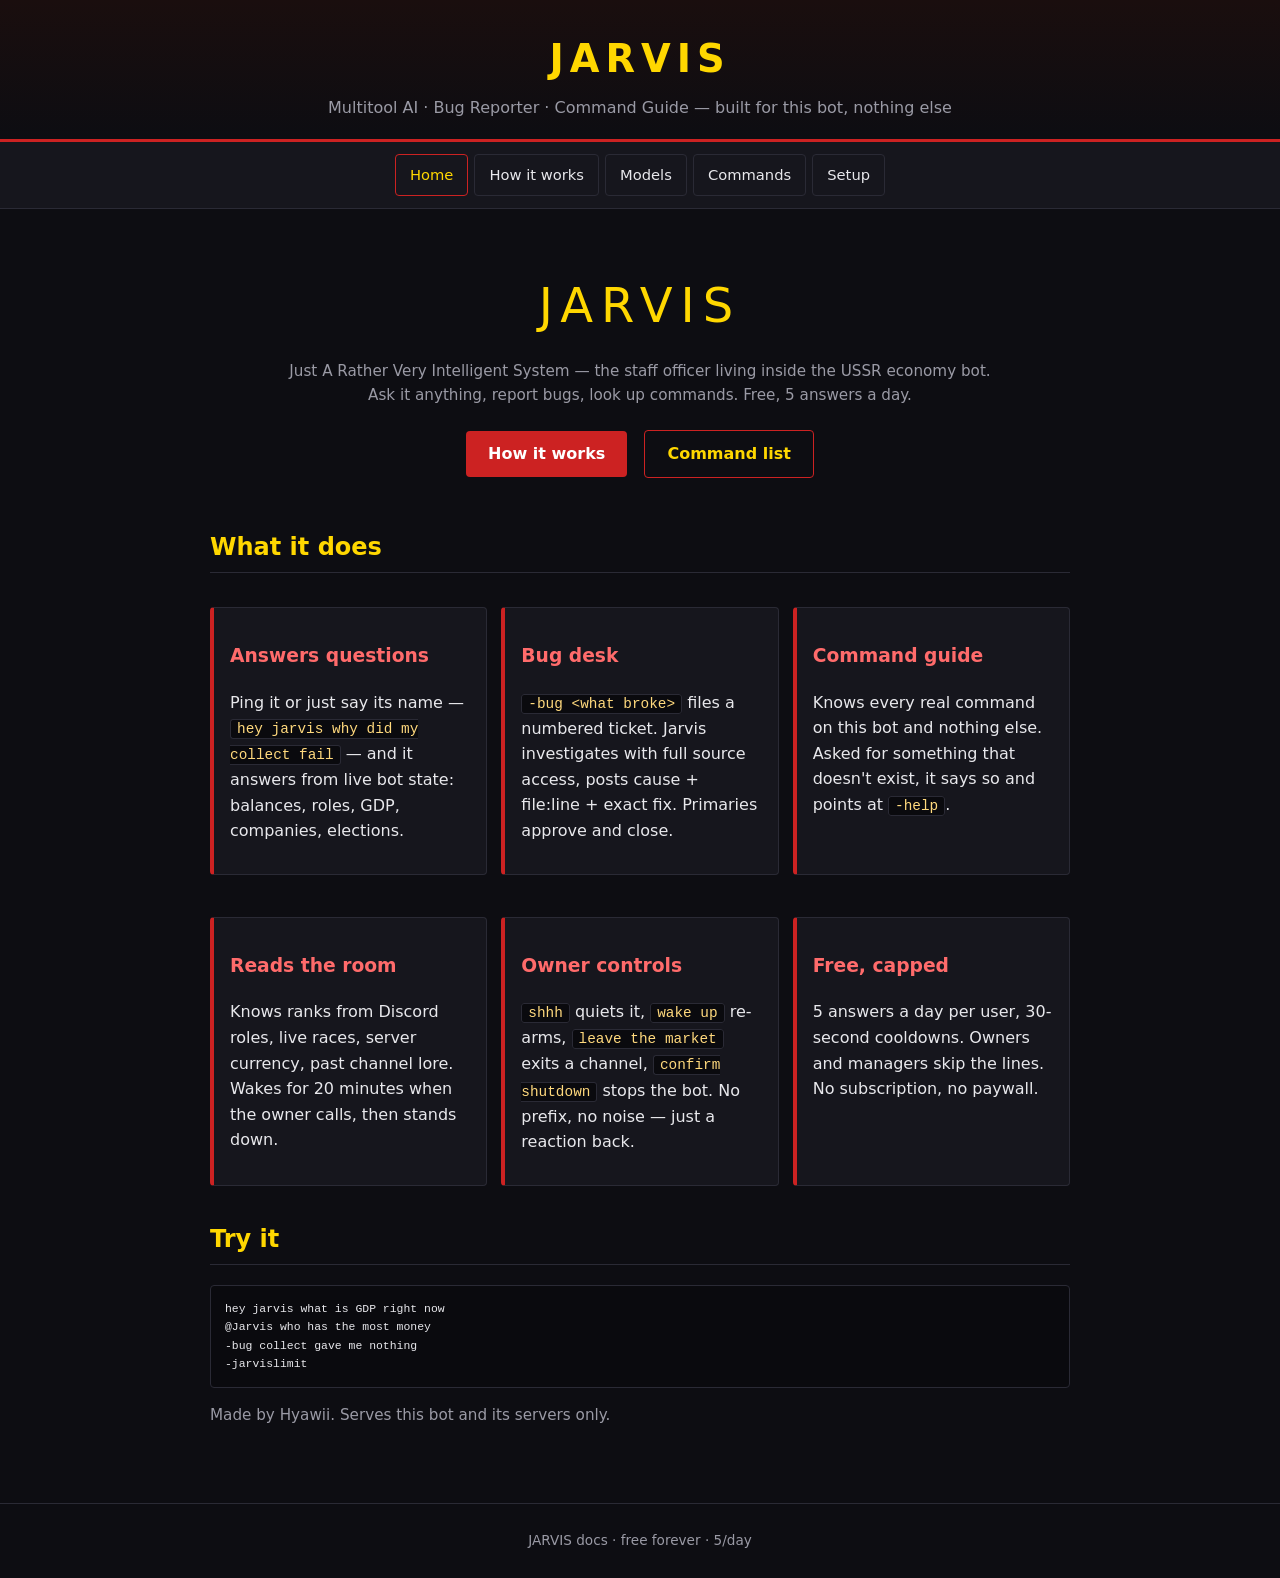
<file: index.html>
<!DOCTYPE html>
<html lang="en">
<head>
<meta charset="utf-8">
<meta name="viewport" content="width=device-width, initial-scale=1">
<title>JARVIS — Server AI for the USSR Economy Bot</title>
<link rel="stylesheet" href="style.css">
</head>
<body>
<header class="top">
  <h1>JARVIS</h1>
  <p>Multitool AI · Bug Reporter · Command Guide — built for this bot, nothing else</p>
</header>
<nav>
  <a href="index.html" class="on">Home</a>
  <a href="how-it-works.html">How it works</a>
  <a href="models.html">Models</a>
  <a href="commands.html">Commands</a>
  <a href="setup.html">Setup</a>
</nav>
<main>
  <div class="hero">
    <p class="big">JARVIS</p>
    <p class="kicker">Just A Rather Very Intelligent System — the staff officer living inside the USSR economy bot.<br>
    Ask it anything, report bugs, look up commands. Free, 5 answers a day.</p>
    <a class="btn" href="how-it-works.html">How it works</a>
    <a class="btn ghost" href="commands.html">Command list</a>
  </div>

  <h2>What it does</h2>
  <div class="grid">
    <div class="card"><h3>Answers questions</h3><p>Ping it or just say its name — <span class="cmd">hey jarvis why did my collect fail</span> — and it answers from live bot state: balances, roles, GDP, companies, elections.</p></div>
    <div class="card"><h3>Bug desk</h3><p><span class="cmd">-bug &lt;what broke&gt;</span> files a numbered ticket. Jarvis investigates with full source access, posts cause + file:line + exact fix. Primaries approve and close.</p></div>
    <div class="card"><h3>Command guide</h3><p>Knows every real command on this bot and nothing else. Asked for something that doesn't exist, it says so and points at <span class="cmd">-help</span>.</p></div>
    <div class="card"><h3>Reads the room</h3><p>Knows ranks from Discord roles, live races, server currency, past channel lore. Wakes for 20 minutes when the owner calls, then stands down.</p></div>
    <div class="card"><h3>Owner controls</h3><p><span class="cmd">shhh</span> quiets it, <span class="cmd">wake up</span> re-arms, <span class="cmd">leave the market</span> exits a channel, <span class="cmd">confirm shutdown</span> stops the bot. No prefix, no noise — just a reaction back.</p></div>
    <div class="card"><h3>Free, capped</h3><p>5 answers a day per user, 30-second cooldowns. Owners and managers skip the lines. No subscription, no paywall.</p></div>
  </div>

  <h2>Try it</h2>
  <pre>hey jarvis what is GDP right now
@Jarvis who has the most money
-bug collect gave me nothing
-jarvislimit</pre>
  <p class="kicker">Made by Hyawii. Serves this bot and its servers only.</p>
</main>
<footer>JARVIS docs · free forever · 5/day</footer>
</body>
</html>
</file>
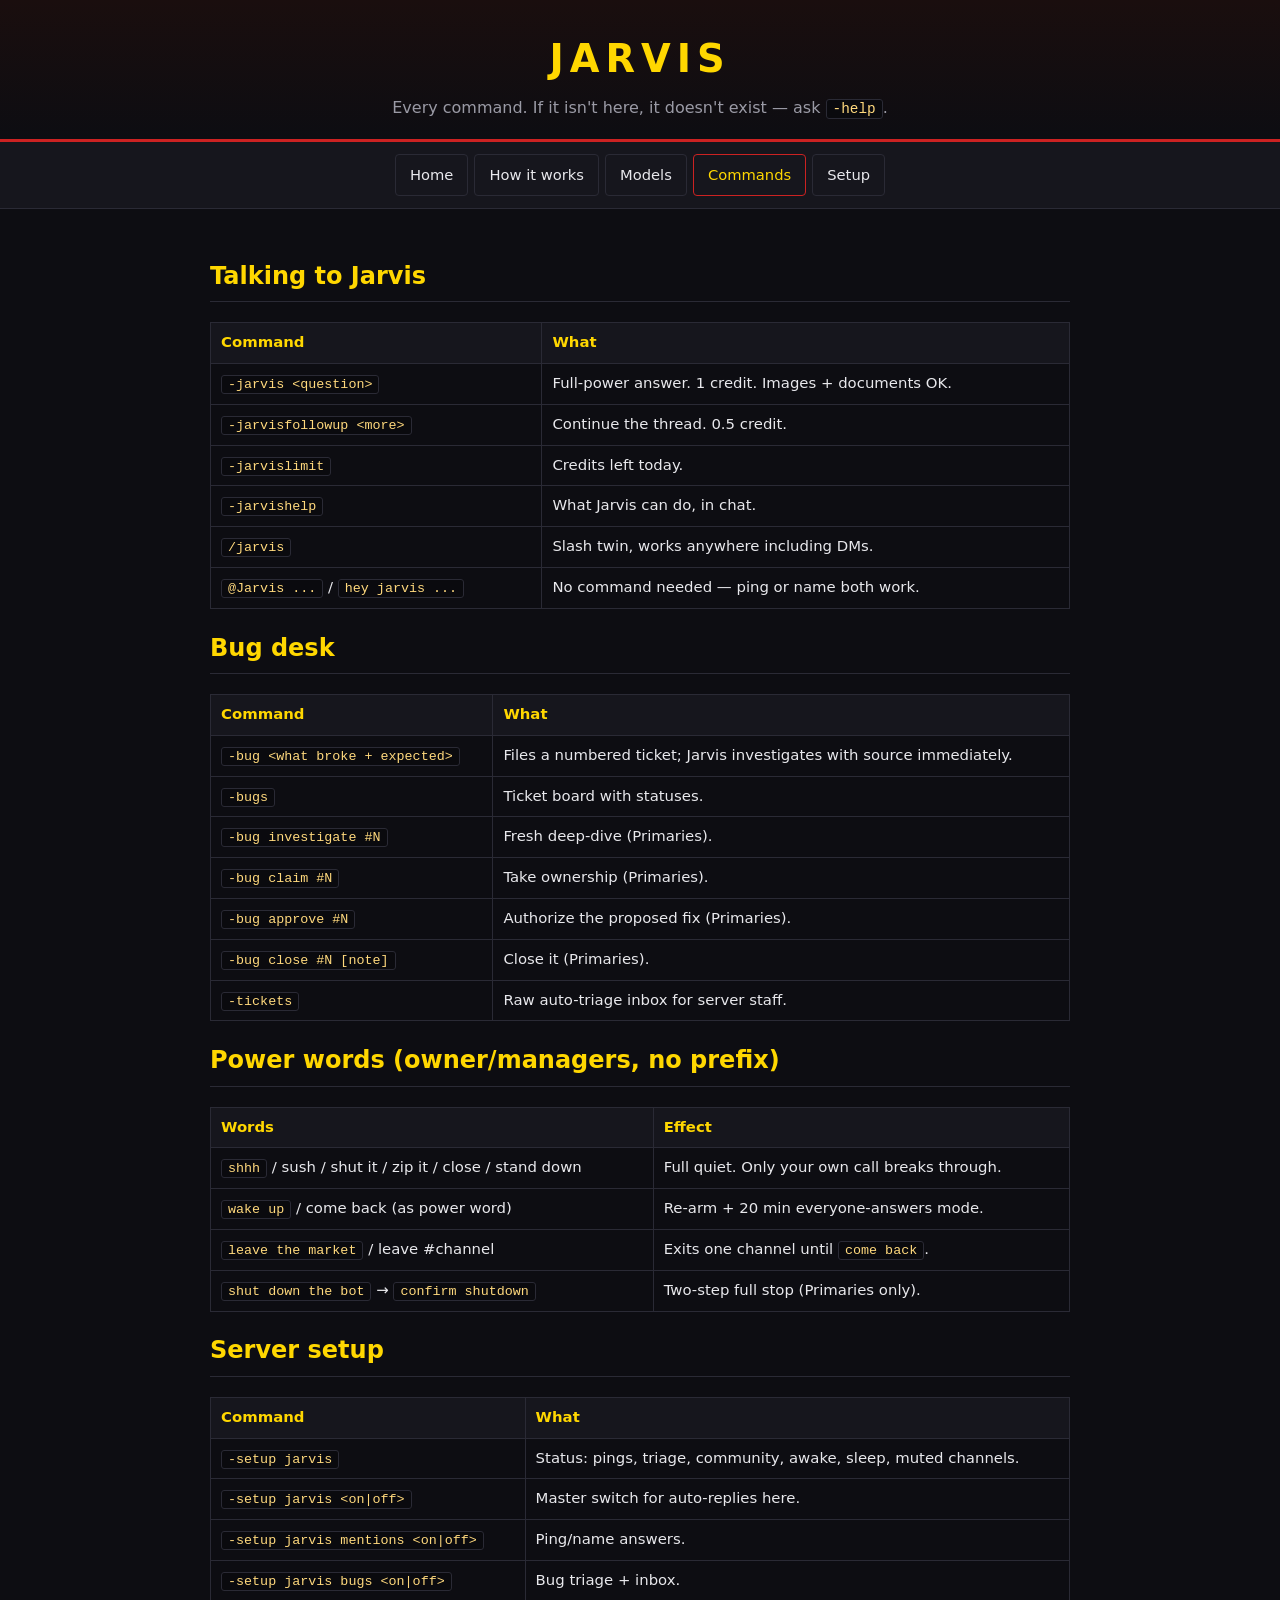
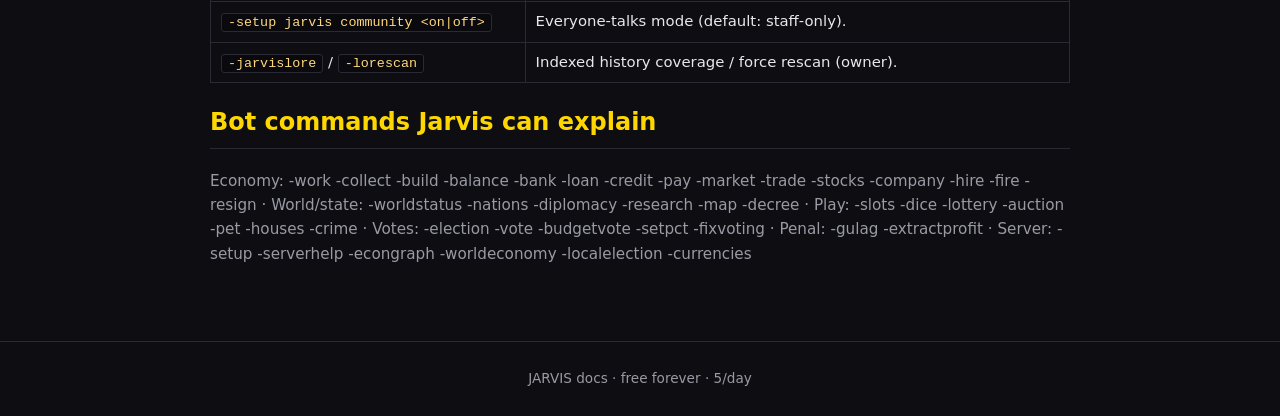
<file: commands.html>
<!DOCTYPE html>
<html lang="en">
<head>
<meta charset="utf-8">
<meta name="viewport" content="width=device-width, initial-scale=1">
<title>JARVIS — Commands</title>
<link rel="stylesheet" href="style.css">
</head>
<body>
<header class="top">
  <h1>JARVIS</h1>
  <p>Every command. If it isn't here, it doesn't exist — ask <span class="cmd">-help</span>.</p>
</header>
<nav>
  <a href="index.html">Home</a>
  <a href="how-it-works.html">How it works</a>
  <a href="models.html">Models</a>
  <a href="commands.html" class="on">Commands</a>
  <a href="setup.html">Setup</a>
</nav>
<main>
  <h2>Talking to Jarvis</h2>
  <table>
    <tr><th>Command</th><th>What</th></tr>
    <tr><td><span class="cmd">-jarvis &lt;question&gt;</span></td><td>Full-power answer. 1 credit. Images + documents OK.</td></tr>
    <tr><td><span class="cmd">-jarvisfollowup &lt;more&gt;</span></td><td>Continue the thread. 0.5 credit.</td></tr>
    <tr><td><span class="cmd">-jarvislimit</span></td><td>Credits left today.</td></tr>
    <tr><td><span class="cmd">-jarvishelp</span></td><td>What Jarvis can do, in chat.</td></tr>
    <tr><td><span class="cmd">/jarvis</span></td><td>Slash twin, works anywhere including DMs.</td></tr>
    <tr><td><span class="cmd">@Jarvis ...</span> / <span class="cmd">hey jarvis ...</span></td><td>No command needed — ping or name both work.</td></tr>
  </table>

  <h2>Bug desk</h2>
  <table>
    <tr><th>Command</th><th>What</th></tr>
    <tr><td><span class="cmd">-bug &lt;what broke + expected&gt;</span></td><td>Files a numbered ticket; Jarvis investigates with source immediately.</td></tr>
    <tr><td><span class="cmd">-bugs</span></td><td>Ticket board with statuses.</td></tr>
    <tr><td><span class="cmd">-bug investigate #N</span></td><td>Fresh deep-dive (Primaries).</td></tr>
    <tr><td><span class="cmd">-bug claim #N</span></td><td>Take ownership (Primaries).</td></tr>
    <tr><td><span class="cmd">-bug approve #N</span></td><td>Authorize the proposed fix (Primaries).</td></tr>
    <tr><td><span class="cmd">-bug close #N [note]</span></td><td>Close it (Primaries).</td></tr>
    <tr><td><span class="cmd">-tickets</span></td><td>Raw auto-triage inbox for server staff.</td></tr>
  </table>

  <h2>Power words (owner/managers, no prefix)</h2>
  <table>
    <tr><th>Words</th><th>Effect</th></tr>
    <tr><td><span class="cmd">shhh</span> / sush / shut it / zip it / close / stand down</td><td>Full quiet. Only your own call breaks through.</td></tr>
    <tr><td><span class="cmd">wake up</span> / come back (as power word)</td><td>Re-arm + 20 min everyone-answers mode.</td></tr>
    <tr><td><span class="cmd">leave the market</span> / leave #channel</td><td>Exits one channel until <span class="cmd">come back</span>.</td></tr>
    <tr><td><span class="cmd">shut down the bot</span> → <span class="cmd">confirm shutdown</span></td><td>Two-step full stop (Primaries only).</td></tr>
  </table>

  <h2>Server setup</h2>
  <table>
    <tr><th>Command</th><th>What</th></tr>
    <tr><td><span class="cmd">-setup jarvis</span></td><td>Status: pings, triage, community, awake, sleep, muted channels.</td></tr>
    <tr><td><span class="cmd">-setup jarvis &lt;on|off&gt;</span></td><td>Master switch for auto-replies here.</td></tr>
    <tr><td><span class="cmd">-setup jarvis mentions &lt;on|off&gt;</span></td><td>Ping/name answers.</td></tr>
    <tr><td><span class="cmd">-setup jarvis bugs &lt;on|off&gt;</span></td><td>Bug triage + inbox.</td></tr>
    <tr><td><span class="cmd">-setup jarvis community &lt;on|off&gt;</span></td><td>Everyone-talks mode (default: staff-only).</td></tr>
    <tr><td><span class="cmd">-jarvislore</span> / <span class="cmd">-lorescan</span></td><td>Indexed history coverage / force rescan (owner).</td></tr>
  </table>

  <h2>Bot commands Jarvis can explain</h2>
  <p class="kicker">Economy: -work -collect -build -balance -bank -loan -credit -pay -market -trade -stocks -company -hire -fire -resign · World/state: -worldstatus -nations -diplomacy -research -map -decree · Play: -slots -dice -lottery -auction -pet -houses -crime · Votes: -election -vote -budgetvote -setpct -fixvoting · Penal: -gulag -extractprofit · Server: -setup -serverhelp -econgraph -worldeconomy -localelection -currencies</p>
</main>
<footer>JARVIS docs · free forever · 5/day</footer>
</body>
</html>
</file>
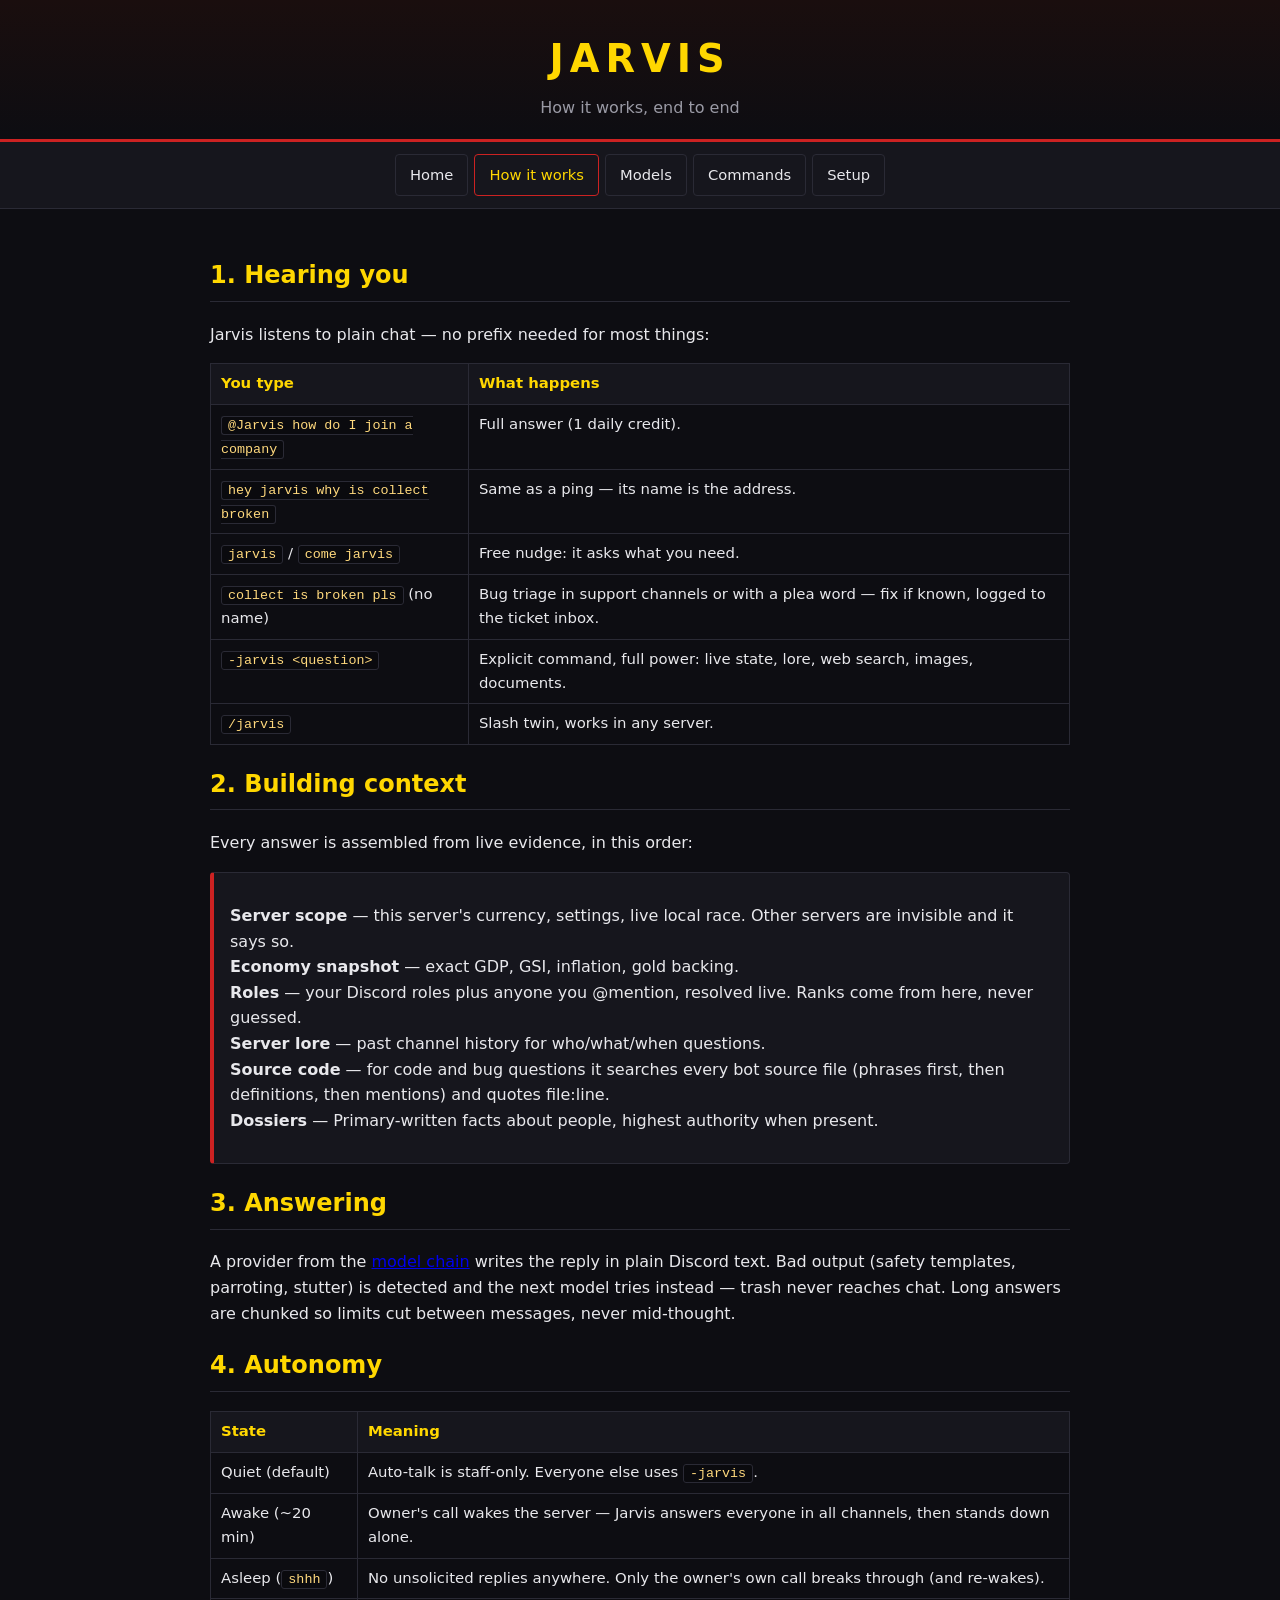
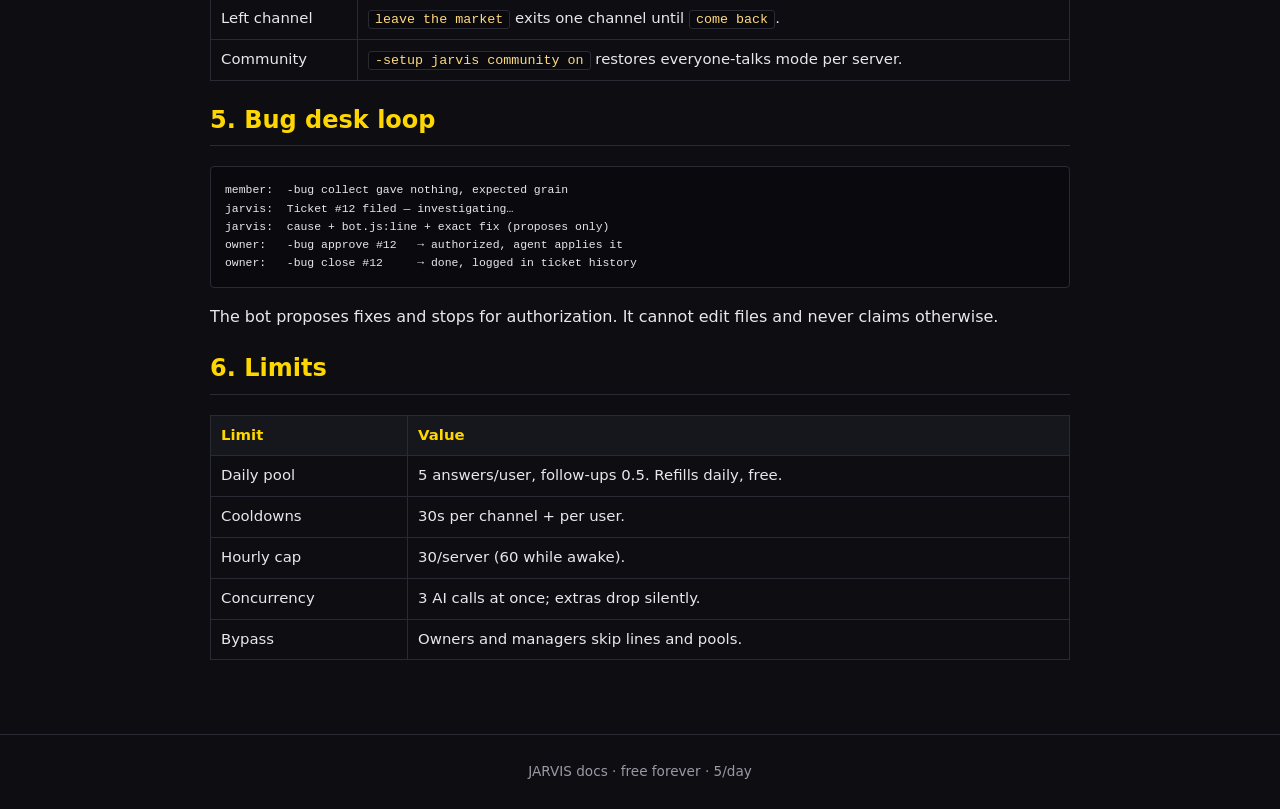
<file: how-it-works.html>
<!DOCTYPE html>
<html lang="en">
<head>
<meta charset="utf-8">
<meta name="viewport" content="width=device-width, initial-scale=1">
<title>JARVIS — How it works</title>
<link rel="stylesheet" href="style.css">
</head>
<body>
<header class="top">
  <h1>JARVIS</h1>
  <p>How it works, end to end</p>
</header>
<nav>
  <a href="index.html">Home</a>
  <a href="how-it-works.html" class="on">How it works</a>
  <a href="models.html">Models</a>
  <a href="commands.html">Commands</a>
  <a href="setup.html">Setup</a>
</nav>
<main>
  <h2>1. Hearing you</h2>
  <p>Jarvis listens to plain chat — no prefix needed for most things:</p>
  <table>
    <tr><th>You type</th><th>What happens</th></tr>
    <tr><td><span class="cmd">@Jarvis how do I join a company</span></td><td>Full answer (1 daily credit).</td></tr>
    <tr><td><span class="cmd">hey jarvis why is collect broken</span></td><td>Same as a ping — its name is the address.</td></tr>
    <tr><td><span class="cmd">jarvis</span> / <span class="cmd">come jarvis</span></td><td>Free nudge: it asks what you need.</td></tr>
    <tr><td><span class="cmd">collect is broken pls</span> (no name)</td><td>Bug triage in support channels or with a plea word — fix if known, logged to the ticket inbox.</td></tr>
    <tr><td><span class="cmd">-jarvis &lt;question&gt;</span></td><td>Explicit command, full power: live state, lore, web search, images, documents.</td></tr>
    <tr><td><span class="cmd">/jarvis</span></td><td>Slash twin, works in any server.</td></tr>
  </table>

  <h2>2. Building context</h2>
  <p>Every answer is assembled from live evidence, in this order:</p>
  <div class="card"><p><b>Server scope</b> — this server's currency, settings, live local race. Other servers are invisible and it says so.<br>
  <b>Economy snapshot</b> — exact GDP, GSI, inflation, gold backing.<br>
  <b>Roles</b> — your Discord roles plus anyone you @mention, resolved live. Ranks come from here, never guessed.<br>
  <b>Server lore</b> — past channel history for who/what/when questions.<br>
  <b>Source code</b> — for code and bug questions it searches every bot source file (phrases first, then definitions, then mentions) and quotes file:line.<br>
  <b>Dossiers</b> — Primary-written facts about people, highest authority when present.</p></div>

  <h2>3. Answering</h2>
  <p>A provider from the <a href="models.html">model chain</a> writes the reply in plain Discord text. Bad output (safety templates, parroting, stutter) is detected and the next model tries instead — trash never reaches chat. Long answers are chunked so limits cut between messages, never mid-thought.</p>

  <h2>4. Autonomy</h2>
  <table>
    <tr><th>State</th><th>Meaning</th></tr>
    <tr><td>Quiet (default)</td><td>Auto-talk is staff-only. Everyone else uses <span class="cmd">-jarvis</span>.</td></tr>
    <tr><td>Awake (~20 min)</td><td>Owner's call wakes the server — Jarvis answers everyone in all channels, then stands down alone.</td></tr>
    <tr><td>Asleep (<span class="cmd">shhh</span>)</td><td>No unsolicited replies anywhere. Only the owner's own call breaks through (and re-wakes).</td></tr>
    <tr><td>Left channel</td><td><span class="cmd">leave the market</span> exits one channel until <span class="cmd">come back</span>.</td></tr>
    <tr><td>Community</td><td><span class="cmd">-setup jarvis community on</span> restores everyone-talks mode per server.</td></tr>
  </table>

  <h2>5. Bug desk loop</h2>
  <pre>member:  -bug collect gave nothing, expected grain
jarvis:  Ticket #12 filed — investigating…
jarvis:  cause + bot.js:line + exact fix (proposes only)
owner:   -bug approve #12   → authorized, agent applies it
owner:   -bug close #12     → done, logged in ticket history</pre>
  <p>The bot proposes fixes and stops for authorization. It cannot edit files and never claims otherwise.</p>

  <h2>6. Limits</h2>
  <table>
    <tr><th>Limit</th><th>Value</th></tr>
    <tr><td>Daily pool</td><td>5 answers/user, follow-ups 0.5. Refills daily, free.</td></tr>
    <tr><td>Cooldowns</td><td>30s per channel + per user.</td></tr>
    <tr><td>Hourly cap</td><td>30/server (60 while awake).</td></tr>
    <tr><td>Concurrency</td><td>3 AI calls at once; extras drop silently.</td></tr>
    <tr><td>Bypass</td><td>Owners and managers skip lines and pools.</td></tr>
  </table>
</main>
<footer>JARVIS docs · free forever · 5/day</footer>
</body>
</html>
</file>
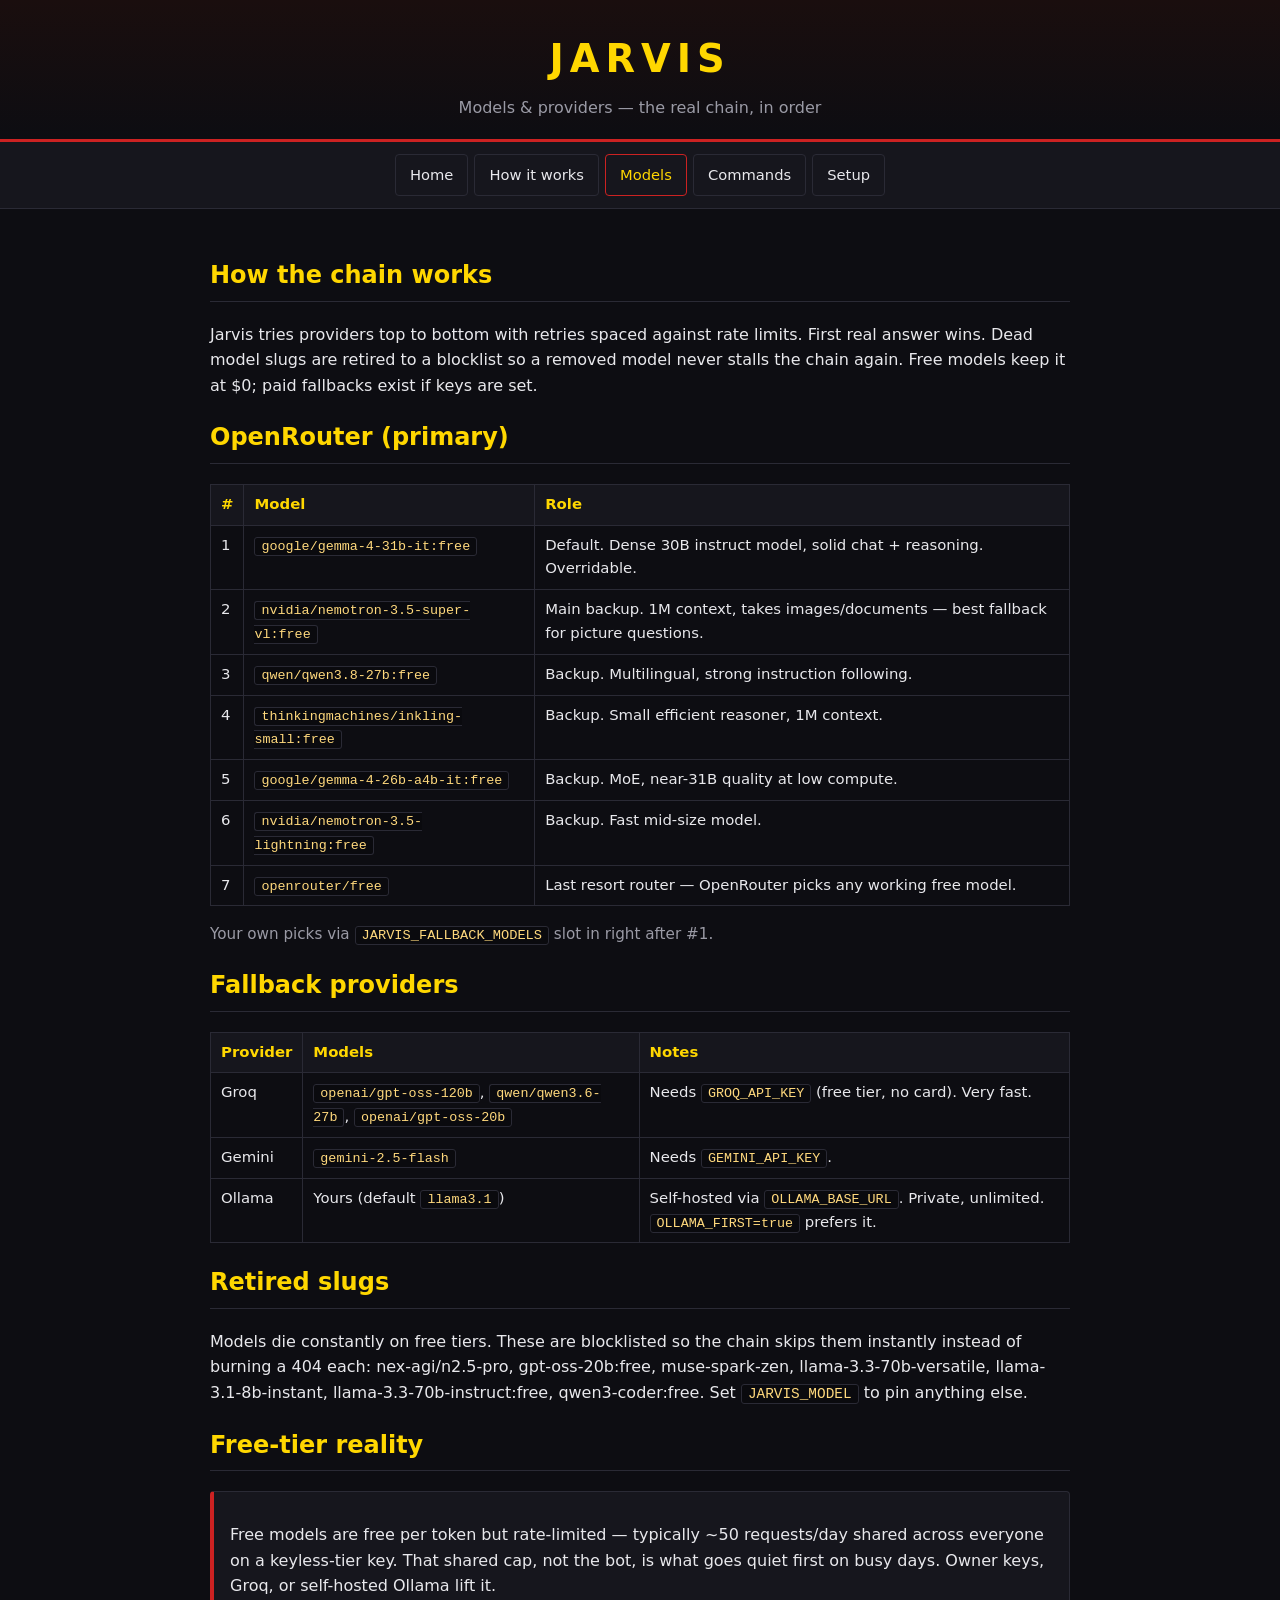
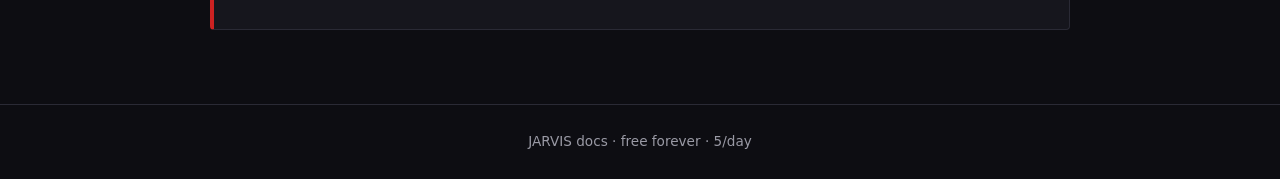
<file: models.html>
<!DOCTYPE html>
<html lang="en">
<head>
<meta charset="utf-8">
<meta name="viewport" content="width=device-width, initial-scale=1">
<title>JARVIS — Models &amp; providers</title>
<link rel="stylesheet" href="style.css">
</head>
<body>
<header class="top">
  <h1>JARVIS</h1>
  <p>Models &amp; providers — the real chain, in order</p>
</header>
<nav>
  <a href="index.html">Home</a>
  <a href="how-it-works.html">How it works</a>
  <a href="models.html" class="on">Models</a>
  <a href="commands.html">Commands</a>
  <a href="setup.html">Setup</a>
</nav>
<main>
  <h2>How the chain works</h2>
  <p>Jarvis tries providers top to bottom with retries spaced against rate limits. First real answer wins. Dead model slugs are retired to a blocklist so a removed model never stalls the chain again. Free models keep it at $0; paid fallbacks exist if keys are set.</p>

  <h2>OpenRouter (primary)</h2>
  <table>
    <tr><th>#</th><th>Model</th><th>Role</th></tr>
    <tr><td>1</td><td><span class="cmd">google/gemma-4-31b-it:free</span></td><td>Default. Dense 30B instruct model, solid chat + reasoning. Overridable.</td></tr>
    <tr><td>2</td><td><span class="cmd">nvidia/nemotron-3.5-super-vl:free</span></td><td>Main backup. 1M context, takes images/documents — best fallback for picture questions.</td></tr>
    <tr><td>3</td><td><span class="cmd">qwen/qwen3.8-27b:free</span></td><td>Backup. Multilingual, strong instruction following.</td></tr>
    <tr><td>4</td><td><span class="cmd">thinkingmachines/inkling-small:free</span></td><td>Backup. Small efficient reasoner, 1M context.</td></tr>
    <tr><td>5</td><td><span class="cmd">google/gemma-4-26b-a4b-it:free</span></td><td>Backup. MoE, near-31B quality at low compute.</td></tr>
    <tr><td>6</td><td><span class="cmd">nvidia/nemotron-3.5-lightning:free</span></td><td>Backup. Fast mid-size model.</td></tr>
    <tr><td>7</td><td><span class="cmd">openrouter/free</span></td><td>Last resort router — OpenRouter picks any working free model.</td></tr>
  </table>
  <p class="kicker">Your own picks via <span class="cmd">JARVIS_FALLBACK_MODELS</span> slot in right after #1.</p>

  <h2>Fallback providers</h2>
  <table>
    <tr><th>Provider</th><th>Models</th><th>Notes</th></tr>
    <tr><td>Groq</td><td><span class="cmd">openai/gpt-oss-120b</span>, <span class="cmd">qwen/qwen3.6-27b</span>, <span class="cmd">openai/gpt-oss-20b</span></td><td>Needs <span class="cmd">GROQ_API_KEY</span> (free tier, no card). Very fast.</td></tr>
    <tr><td>Gemini</td><td><span class="cmd">gemini-2.5-flash</span></td><td>Needs <span class="cmd">GEMINI_API_KEY</span>.</td></tr>
    <tr><td>Ollama</td><td>Yours (default <span class="cmd">llama3.1</span>)</td><td>Self-hosted via <span class="cmd">OLLAMA_BASE_URL</span>. Private, unlimited. <span class="cmd">OLLAMA_FIRST=true</span> prefers it.</td></tr>
  </table>

  <h2>Retired slugs</h2>
  <p>Models die constantly on free tiers. These are blocklisted so the chain skips them instantly instead of burning a 404 each: nex-agi/n2.5-pro, gpt-oss-20b:free, muse-spark-zen, llama-3.3-70b-versatile, llama-3.1-8b-instant, llama-3.3-70b-instruct:free, qwen3-coder:free. Set <span class="cmd">JARVIS_MODEL</span> to pin anything else.</p>

  <h2>Free-tier reality</h2>
  <div class="card"><p>Free models are free per token but rate-limited — typically ~50 requests/day shared across everyone on a keyless-tier key. That shared cap, not the bot, is what goes quiet first on busy days. Owner keys, Groq, or self-hosted Ollama lift it.</p></div>
</main>
<footer>JARVIS docs · free forever · 5/day</footer>
</body>
</html>
</file>
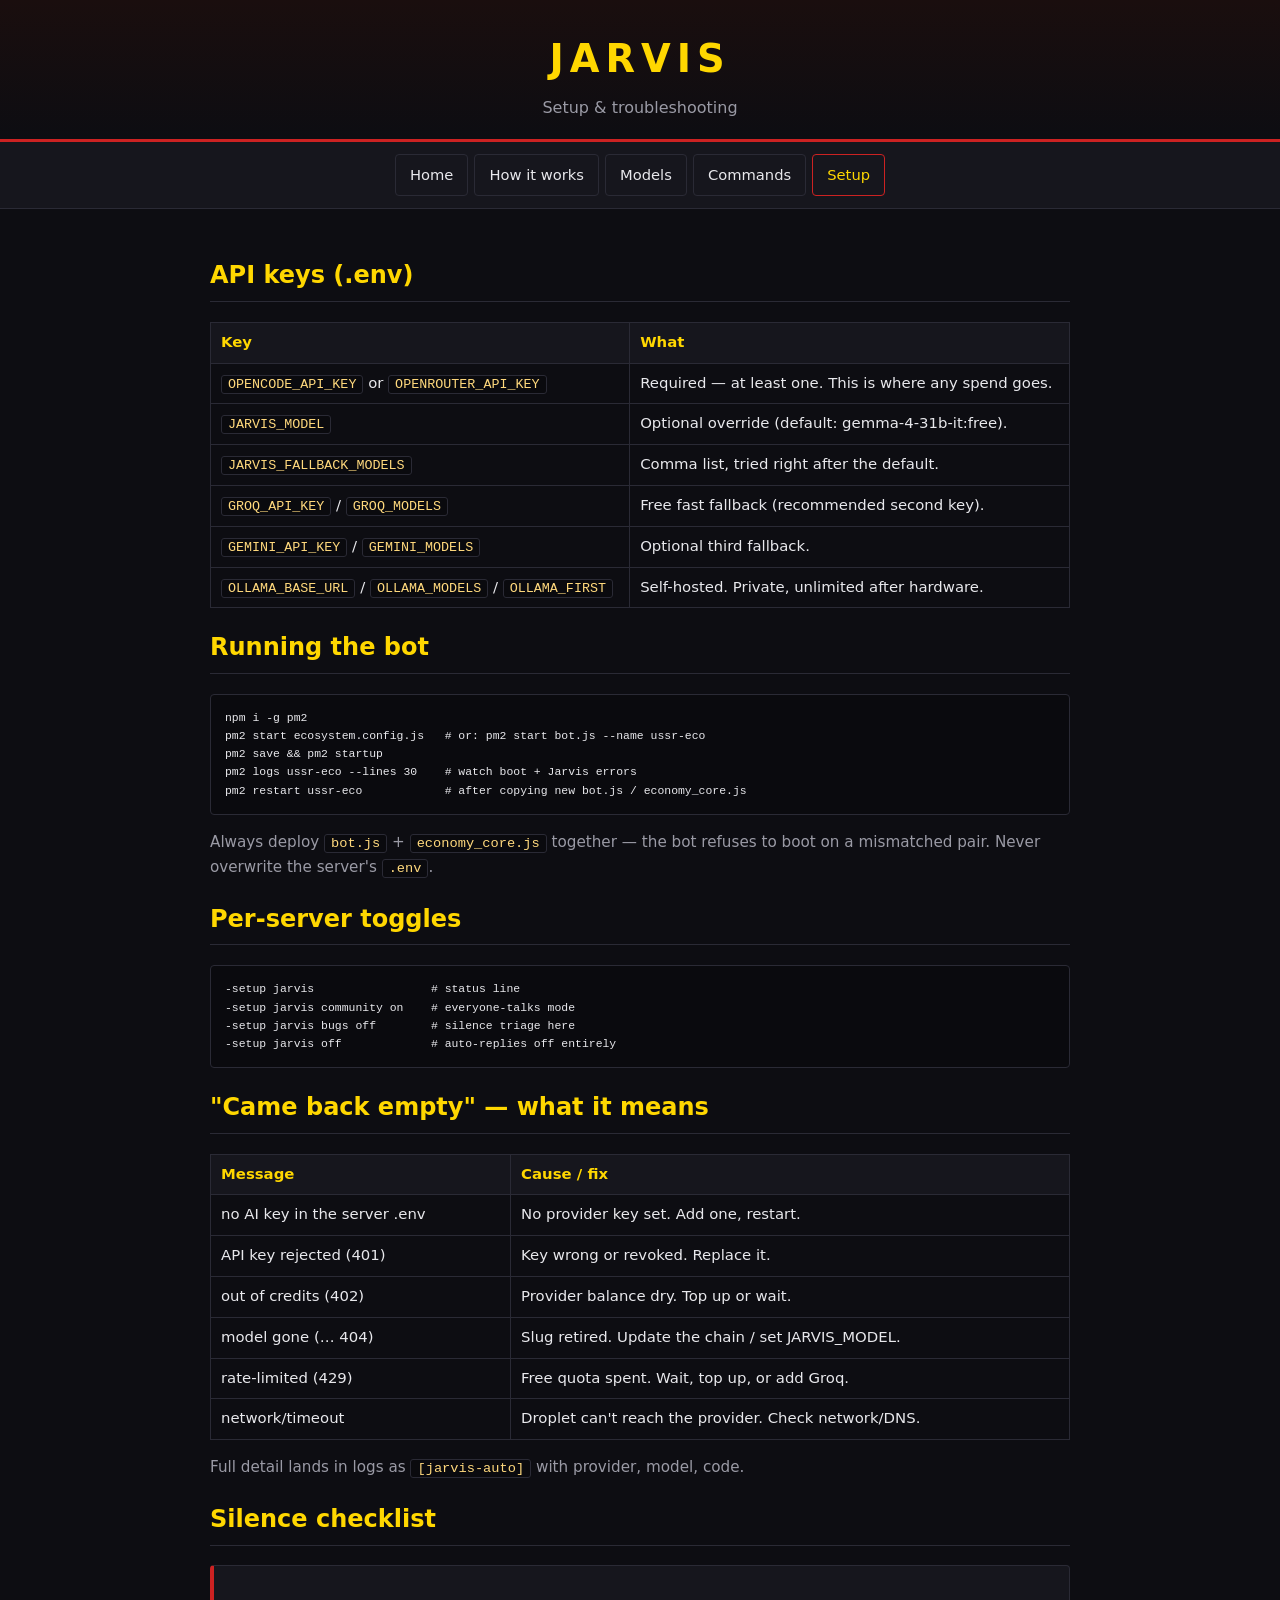
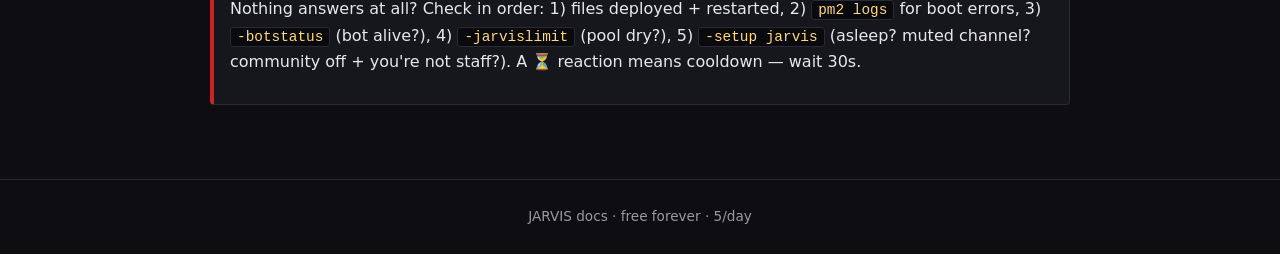
<file: setup.html>
<!DOCTYPE html>
<html lang="en">
<head>
<meta charset="utf-8">
<meta name="viewport" content="width=device-width, initial-scale=1">
<title>JARVIS — Setup &amp; troubleshooting</title>
<link rel="stylesheet" href="style.css">
</head>
<body>
<header class="top">
  <h1>JARVIS</h1>
  <p>Setup &amp; troubleshooting</p>
</header>
<nav>
  <a href="index.html">Home</a>
  <a href="how-it-works.html">How it works</a>
  <a href="models.html">Models</a>
  <a href="commands.html">Commands</a>
  <a href="setup.html" class="on">Setup</a>
</nav>
<main>
  <h2>API keys (.env)</h2>
  <table>
    <tr><th>Key</th><th>What</th></tr>
    <tr><td><span class="cmd">OPENCODE_API_KEY</span> or <span class="cmd">OPENROUTER_API_KEY</span></td><td>Required — at least one. This is where any spend goes.</td></tr>
    <tr><td><span class="cmd">JARVIS_MODEL</span></td><td>Optional override (default: gemma-4-31b-it:free).</td></tr>
    <tr><td><span class="cmd">JARVIS_FALLBACK_MODELS</span></td><td>Comma list, tried right after the default.</td></tr>
    <tr><td><span class="cmd">GROQ_API_KEY</span> / <span class="cmd">GROQ_MODELS</span></td><td>Free fast fallback (recommended second key).</td></tr>
    <tr><td><span class="cmd">GEMINI_API_KEY</span> / <span class="cmd">GEMINI_MODELS</span></td><td>Optional third fallback.</td></tr>
    <tr><td><span class="cmd">OLLAMA_BASE_URL</span> / <span class="cmd">OLLAMA_MODELS</span> / <span class="cmd">OLLAMA_FIRST</span></td><td>Self-hosted. Private, unlimited after hardware.</td></tr>
  </table>

  <h2>Running the bot</h2>
  <pre>npm i -g pm2
pm2 start ecosystem.config.js   # or: pm2 start bot.js --name ussr-eco
pm2 save && pm2 startup
pm2 logs ussr-eco --lines 30    # watch boot + Jarvis errors
pm2 restart ussr-eco            # after copying new bot.js / economy_core.js</pre>
  <p class="kicker">Always deploy <span class="cmd">bot.js</span> + <span class="cmd">economy_core.js</span> together — the bot refuses to boot on a mismatched pair. Never overwrite the server's <span class="cmd">.env</span>.</p>

  <h2>Per-server toggles</h2>
  <pre>-setup jarvis                 # status line
-setup jarvis community on    # everyone-talks mode
-setup jarvis bugs off        # silence triage here
-setup jarvis off             # auto-replies off entirely</pre>

  <h2>"Came back empty" — what it means</h2>
  <table>
    <tr><th>Message</th><th>Cause / fix</th></tr>
    <tr><td>no AI key in the server .env</td><td>No provider key set. Add one, restart.</td></tr>
    <tr><td>API key rejected (401)</td><td>Key wrong or revoked. Replace it.</td></tr>
    <tr><td>out of credits (402)</td><td>Provider balance dry. Top up or wait.</td></tr>
    <tr><td>model gone (… 404)</td><td>Slug retired. Update the chain / set JARVIS_MODEL.</td></tr>
    <tr><td>rate-limited (429)</td><td>Free quota spent. Wait, top up, or add Groq.</td></tr>
    <tr><td>network/timeout</td><td>Droplet can't reach the provider. Check network/DNS.</td></tr>
  </table>
  <p class="kicker">Full detail lands in logs as <span class="cmd">[jarvis-auto]</span> with provider, model, code.</p>

  <h2>Silence checklist</h2>
  <div class="card"><p>Nothing answers at all? Check in order: 1) files deployed + restarted, 2) <span class="cmd">pm2 logs</span> for boot errors, 3) <span class="cmd">-botstatus</span> (bot alive?), 4) <span class="cmd">-jarvislimit</span> (pool dry?), 5) <span class="cmd">-setup jarvis</span> (asleep? muted channel? community off + you're not staff?). A ⏳ reaction means cooldown — wait 30s.</p></div>
</main>
<footer>JARVIS docs · free forever · 5/day</footer>
</body>
</html>
</file>
<file: style.css>
:root {
  --bg: #0d0d12;
  --panel: #16161d;
  --line: #2a2a35;
  --red: #cc2222;
  --gold: #ffd700;
  --txt: #e8e8ec;
  --dim: #9a9aa5;
}
* { box-sizing: border-box; }
body {
  margin: 0;
  background: var(--bg);
  color: var(--txt);
  font-family: "Segoe UI", system-ui, Arial, sans-serif;
  line-height: 1.6;
}
header.top {
  border-bottom: 3px solid var(--red);
  background: linear-gradient(180deg, #1a0e0e, var(--bg));
  padding: 28px 20px 18px;
  text-align: center;
}
header.top h1 {
  margin: 0;
  font-size: 2.4em;
  letter-spacing: 6px;
  color: var(--gold);
}
header.top p { margin: 6px 0 0; color: var(--dim); }
nav {
  display: flex;
  justify-content: center;
  flex-wrap: wrap;
  gap: 6px;
  padding: 12px;
  background: var(--panel);
  border-bottom: 1px solid var(--line);
  position: sticky;
  top: 0;
}
nav a {
  color: var(--txt);
  text-decoration: none;
  padding: 8px 14px;
  border: 1px solid var(--line);
  border-radius: 4px;
  font-size: 0.92em;
}
nav a:hover, nav a.on { border-color: var(--red); color: var(--gold); }
main { max-width: 900px; margin: 0 auto; padding: 28px 20px 60px; }
h2 { color: var(--gold); border-bottom: 1px solid var(--line); padding-bottom: 6px; }
h3 { color: #ff6b6b; }
.card {
  background: var(--panel);
  border: 1px solid var(--line);
  border-left: 4px solid var(--red);
  border-radius: 4px;
  padding: 14px 16px;
  margin: 14px 0;
}
.grid { display: grid; grid-template-columns: repeat(auto-fit, minmax(240px, 1fr)); gap: 14px; }
table { width: 100%; border-collapse: collapse; margin: 14px 0; font-size: 0.93em; }
th, td { border: 1px solid var(--line); padding: 8px 10px; text-align: left; vertical-align: top; }
th { background: var(--panel); color: var(--gold); }
code, .cmd {
  font-family: Consolas, "Courier New", monospace;
  background: #0a0a0e;
  border: 1px solid var(--line);
  border-radius: 3px;
  padding: 1px 6px;
  font-size: 0.9em;
  color: #ffd97d;
}
pre {
  background: #0a0a0e;
  border: 1px solid var(--line);
  border-radius: 4px;
  padding: 14px;
  overflow-x: auto;
  font-size: 0.88em;
}
footer {
  text-align: center;
  color: var(--dim);
  font-size: 0.85em;
  padding: 26px 12px;
  border-top: 1px solid var(--line);
}
.kicker { color: var(--dim); font-size: 0.95em; }
.hero { text-align: center; padding: 30px 10px; }
.hero .big { font-size: 3em; letter-spacing: 8px; color: var(--gold); margin: 0; }
.btn {
  display: inline-block;
  margin: 8px 6px 0;
  padding: 10px 22px;
  background: var(--red);
  color: #fff;
  text-decoration: none;
  border-radius: 4px;
  font-weight: bold;
}
.btn.ghost { background: transparent; border: 1px solid var(--red); color: var(--gold); }
</file>
